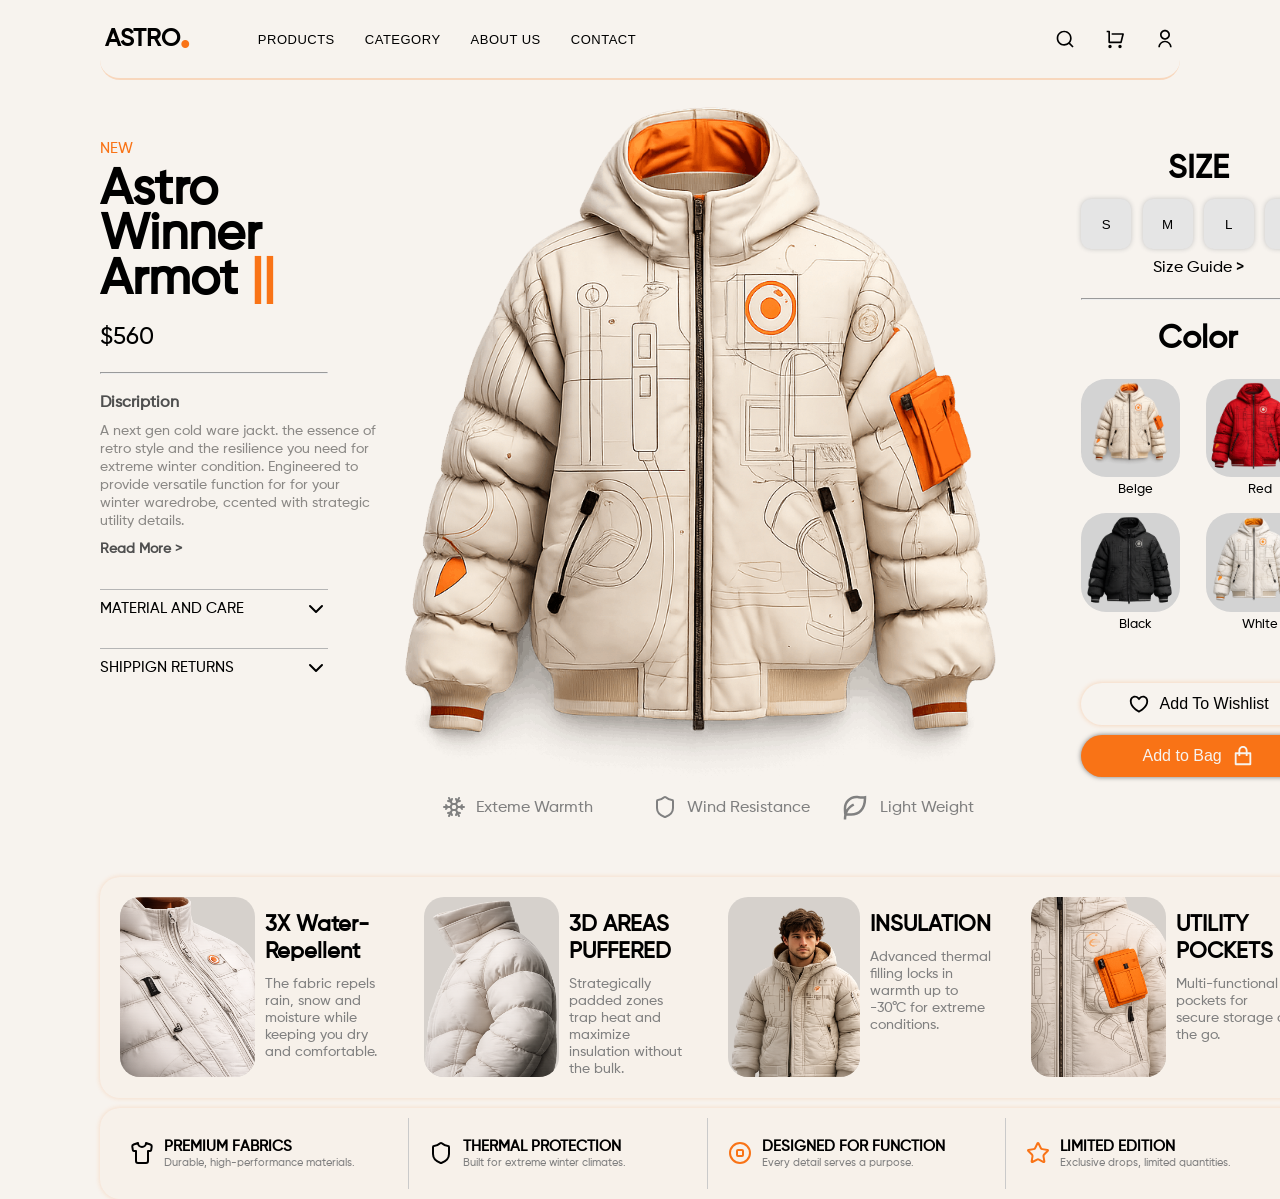
<file: css-assignment-2-part1/index.html>
<!DOCTYPE html>
<html lang="en">
<head>
    <meta charset="UTF-8">
    <meta name="viewport" content="width=device-width, initial-scale=1.0">
    <title>Css Assignment 2 of 1/3</title>
    <link rel="stylesheet" href="style.css">
</head>
<body>
    <header>
        <nav>
            <div id="nav-box1" class="nav-box">
                <h1>ASTRO</h1><span><p>.</p></span>
            </div>
            <div id="nav-box2" class="nav-box">
                <a href="">Products</a>
                <a href="">Category</a>
                <a href="">About us</a>
                <a href="">Contact</a>
            </div>
            <div id="nav-box3" class="nav-box">
                <svg  xmlns="http://www.w3.org/2000/svg" viewBox="0 0 24 24" fill="currentColor"><path d="M18.031 16.6168L22.3137 20.8995L20.8995 22.3137L16.6168 18.031C15.0769 19.263 13.124 20 11 20C6.032 20 2 15.968 2 11C2 6.032 6.032 2 11 2C15.968 2 20 6.032 20 11C20 13.124 19.263 15.0769 18.031 16.6168ZM16.0247 15.8748C17.2475 14.6146 18 12.8956 18 11C18 7.1325 14.8675 4 11 4C7.1325 4 4 7.1325 4 11C4 14.8675 7.1325 18 11 18C12.8956 18 14.6146 17.2475 15.8748 16.0247L16.0247 15.8748Z"></path></svg>
                <svg xmlns="http://www.w3.org/2000/svg" viewBox="0 0 24 24" fill="currentColor"><path d="M4.00488 16V4H2.00488V2H5.00488C5.55717 2 6.00488 2.44772 6.00488 3V15H18.4433L20.4433 7H8.00488V5H21.7241C22.2764 5 22.7241 5.44772 22.7241 6C22.7241 6.08176 22.7141 6.16322 22.6942 6.24254L20.1942 16.2425C20.083 16.6877 19.683 17 19.2241 17H5.00488C4.4526 17 4.00488 16.5523 4.00488 16ZM6.00488 23C4.90031 23 4.00488 22.1046 4.00488 21C4.00488 19.8954 4.90031 19 6.00488 19C7.10945 19 8.00488 19.8954 8.00488 21C8.00488 22.1046 7.10945 23 6.00488 23ZM18.0049 23C16.9003 23 16.0049 22.1046 16.0049 21C16.0049 19.8954 16.9003 19 18.0049 19C19.1095 19 20.0049 19.8954 20.0049 21C20.0049 22.1046 19.1095 23 18.0049 23Z"></path></svg>
                <svg xmlns="http://www.w3.org/2000/svg" viewBox="0 0 24 24" fill="currentColor"><path d="M4 22C4 17.5817 7.58172 14 12 14C16.4183 14 20 17.5817 20 22H18C18 18.6863 15.3137 16 12 16C8.68629 16 6 18.6863 6 22H4ZM12 13C8.685 13 6 10.315 6 7C6 3.685 8.685 1 12 1C15.315 1 18 3.685 18 7C18 10.315 15.315 13 12 13ZM12 11C14.21 11 16 9.21 16 7C16 4.79 14.21 3 12 3C9.79 3 8 4.79 8 7C8 9.21 9.79 11 12 11Z"></path></svg>
            </div>
        </nav>
    </header>

    <main>
        <div class="main-container">
            <div id="small-box1" class="small-boxes">
                <div class="container1">
                    <p>NEW</p>
                    <div>
                        <h1>Astro</h1>
                        <h1>Winner</h1>
                        <h1>Armot <span>||</span></h1>
                    </div>
                    <h2>$560</h2>
                </div>
                <hr>
                <div class="container2">
                    <p id="heading">Discription</p>
                    <p>A next gen cold ware jackt. the essence of retro style and the resilience you need for extreme winter condition. Engineered to provide versatile function for for your winter waredrobe, ccented with strategic utility details.</p>
                    <a href="">Read More > </a>
                </div>
                <div class="container3">
                    <div id="detail">
                        <p>Material and Care</p>
                        <svg xmlns="http://www.w3.org/2000/svg" width="24" height="24" viewBox="0 0 24 24" fill="none" stroke="currentColor" stroke-width="2" stroke-linecap="round" stroke-linejoin="round" class="lucide lucide-chevron-down-icon lucide-chevron-down"><path d="m6 9 6 6 6-6"/></svg>
                    </div>
                    
                    <div id="detail">
                        <p>Shippign Returns</p>
                        <svg xmlns="http://www.w3.org/2000/svg" width="24" height="24" viewBox="0 0 24 24" fill="none" stroke="currentColor" stroke-width="2" stroke-linecap="round" stroke-linejoin="round" class="lucide lucide-chevron-down-icon lucide-chevron-down"><path d="m6 9 6 6 6-6"/></svg>
                    </div>
                    
                </div>
            </div>

            <div id="small-box2" class="small-boxes">
                <div id="hero-container">
                    <img src="./hero-image1 (1).png" alt="Astro jacket" fetchpriority="high">
                </div>
            </div>



            <div id="small-box3" class="small-boxes">
                <div id="size-section">
                    <h1>SIZE</h1>
                    <div id="size-buttons">
                        <button>S</button>
                        <button>M</button>
                        <button>L</button>
                        <button>XL</button>
                    </div>
                    <a href="">Size Guide ></a>
                </div>
                <hr>

                <div id="color-section">
                    <h1>Color</h1>
                    <div id="colors-container">
                        <div id="color-cotainer-boxes">
                            <img src="./hero-image1.png" alt="" loading="lazy">
                            <p>Beige</p>
                        </div>
                        <div id="color-cotainer-boxes">
                            <img src="./red-jacked2.png" alt="" loading="lazy">
                            <p>Red</p>
                        </div>
                        <div id="color-cotainer-boxes">
                            <img src="./black-jacket2.png" alt="" loading="lazy">
                            <p>Black</p>
                        </div>
                        <div id="color-cotainer-boxes">
                            <img src="./white-jacket2.png" alt="" loading="lazy">
                            <p>White</p>
                        </div>
                    </div>
                </div>

                <div id="bottom-buttons">
                    <button id="button1">
                        <svg xmlns="http://www.w3.org/2000/svg" viewBox="0 0 24 24" fill="currentColor"><path d="M16.5 3C19.5376 3 22 5.5 22 9C22 16 14.5 20 12 21.5C9.5 20 2 16 2 9C2 5.5 4.5 3 7.5 3C9.35997 3 11 4 12 5C13 4 14.64 3 16.5 3ZM12.9339 18.6038C13.8155 18.0485 14.61 17.4955 15.3549 16.9029C18.3337 14.533 20 11.9435 20 9C20 6.64076 18.463 5 16.5 5C15.4241 5 14.2593 5.56911 13.4142 6.41421L12 7.82843L10.5858 6.41421C9.74068 5.56911 8.5759 5 7.5 5C5.55906 5 4 6.6565 4 9C4 11.9435 5.66627 14.533 8.64514 16.9029C9.39 17.4955 10.1845 18.0485 11.0661 18.6038C11.3646 18.7919 11.6611 18.9729 12 19.1752C12.3389 18.9729 12.6354 18.7919 12.9339 18.6038Z"></path></svg>
                        <p>Add To Wishlist</p>
                    </button>
                    <button id="button2">
                        <p>Add to Bag</p>
                        <svg xmlns="http://www.w3.org/2000/svg" viewBox="0 0 24 24" fill="currentColor"><path d="M7.00488 7.99966V5.99966C7.00488 3.23824 9.24346 0.999664 12.0049 0.999664C14.7663 0.999664 17.0049 3.23824 17.0049 5.99966V7.99966H20.0049C20.5572 7.99966 21.0049 8.44738 21.0049 8.99966V20.9997C21.0049 21.5519 20.5572 21.9997 20.0049 21.9997H4.00488C3.4526 21.9997 3.00488 21.5519 3.00488 20.9997V8.99966C3.00488 8.44738 3.4526 7.99966 4.00488 7.99966H7.00488ZM7.00488 9.99966H5.00488V19.9997H19.0049V9.99966H17.0049V11.9997H15.0049V9.99966H9.00488V11.9997H7.00488V9.99966ZM9.00488 7.99966H15.0049V5.99966C15.0049 4.34281 13.6617 2.99966 12.0049 2.99966C10.348 2.99966 9.00488 4.34281 9.00488 5.99966V7.99966Z"></path></svg>
                    </button>
                </div>


            </div>
        </div>

        <div id="banner">
            <div id="banner-box">
                <svg xmlns="http://www.w3.org/2000/svg" width="24" height="24" viewBox="0 0 24 24" fill="none" stroke="currentColor" stroke-width="2" stroke-linecap="round" stroke-linejoin="round" class="lucide lucide-snowflake-icon lucide-snowflake"><path d="m10 20-1.25-2.5L6 18"/><path d="M10 4 8.75 6.5 6 6"/><path d="m14 20 1.25-2.5L18 18"/><path d="m14 4 1.25 2.5L18 6"/><path d="m17 21-3-6h-4"/><path d="m17 3-3 6 1.5 3"/><path d="M2 12h6.5L10 9"/><path d="m20 10-1.5 2 1.5 2"/><path d="M22 12h-6.5L14 15"/><path d="m4 10 1.5 2L4 14"/><path d="m7 21 3-6-1.5-3"/><path d="m7 3 3 6h4"/></svg>
                <p>Exteme Warmth</p>
            </div>
            <div>
                
            </div>
            <div id="banner-box">
                <svg xmlns="http://www.w3.org/2000/svg" width="24" height="24" viewBox="0 0 24 24" fill="none" stroke="currentColor" stroke-width="2" stroke-linecap="round" stroke-linejoin="round" class="lucide lucide-shield-icon lucide-shield"><path d="M20 13c0 5-3.5 7.5-7.66 8.95a1 1 0 0 1-.67-.01C7.5 20.5 4 18 4 13V6a1 1 0 0 1 1-1c2 0 4.5-1.2 6.24-2.72a1.17 1.17 0 0 1 1.52 0C14.51 3.81 17 5 19 5a1 1 0 0 1 1 1z"/></svg>
                <p>Wind Resistance</p>
            </div>
            <div id="banner-box">
                <svg xmlns="http://www.w3.org/2000/svg" viewBox="0 0 24 24" fill="currentColor"><path d="M20.998 3V5C20.998 14.6274 15.6255 19 8.99805 19L5.24077 18.9999C5.0786 19.912 4.99805 20.907 4.99805 22H2.99805C2.99805 20.6373 3.11376 19.3997 3.34381 18.2682C3.1133 16.9741 2.99805 15.2176 2.99805 13C2.99805 7.47715 7.4752 3 12.998 3C14.998 3 16.998 4 20.998 3ZM12.998 5C8.57977 5 4.99805 8.58172 4.99805 13C4.99805 13.3624 5.00125 13.7111 5.00759 14.0459C6.26198 12.0684 8.09902 10.5048 10.5019 9.13176L11.4942 10.8682C8.6393 12.4996 6.74554 14.3535 5.77329 16.9998L8.99805 17C15.0132 17 18.8692 13.0269 18.9949 5.38766C17.6229 5.52113 16.3481 5.436 14.7754 5.20009C13.6243 5.02742 13.3988 5 12.998 5Z"></path></svg>
                <p>Light Weight</p>
            </div>
            

        </div>


        <div class="footer">
            <div class="footer-box1">
                
                <div class="card">
                    <div class="left">
                        <img src="./card-iamge111.png" alt="" loading="lazy">
                    </div>
                    <div class="right">
                        <h1>3X Water-Repellent</h1>
                        <p>The fabric repels rain, snow and moisture while keeping you dry and comfortable.</p>
                    </div>
                </div>

                <div class="card">
                    <div class="left">
                        <img src="./card-image222.png" alt="" loading="lazy">
                    </div>
                    <div class="right">
                        <h1>3D AREAS PUFFERED</h1>
                        <p>Strategically padded zones trap heat and maximize insulation without the bulk.</p>
                    </div>
                </div>

                <div class="card">
                    <div class="left">
                        <img src="./card-image333.png" alt="" loading="lazy">
                    </div>
                    <div class="right">
                        <h1>INSULATION</h1>
                        <p>Advanced thermal filling locks in warmth up to -30°C for extreme conditions.</p>
                    </div>
                </div>

                <div class="card">
                    <div class="left">
                        <img src="./card-image444.png" alt="" loading="lazy">
                    </div>
                    <div class="right">
                        <h1>UTILITY POCKETS</h1>
                        <p>Multi-functional pockets for secure storage on the go.</p>
                    </div>
                </div>

            </div>

            <div class="footer-box2">
                <div class="bottom-card">
                    <div class="left1">
                        <svg xmlns="http://www.w3.org/2000/svg" width="24" height="24" viewBox="0 0 24 24" fill="none" stroke="currentColor" stroke-width="2" stroke-linecap="round" stroke-linejoin="round" class="lucide lucide-shirt-icon lucide-shirt"><path d="M20.38 3.46 16 2a4 4 0 0 1-8 0L3.62 3.46a2 2 0 0 0-1.34 2.23l.58 3.47a1 1 0 0 0 .99.84H6v10c0 1.1.9 2 2 2h8a2 2 0 0 0 2-2V10h2.15a1 1 0 0 0 .99-.84l.58-3.47a2 2 0 0 0-1.34-2.23z"/></svg>
                    </div>
                    <div class="right1">
                        <h1>PREMIUM FABRICS</h1>
                        <p>Durable, high-performance materials.</p>
                    </div>
                </div>

                <div class="bottom-card">
                    <div class="left1">
                        <svg xmlns="http://www.w3.org/2000/svg" width="24" height="24" viewBox="0 0 24 24" fill="none" stroke="currentColor" stroke-width="2" stroke-linecap="round" stroke-linejoin="round" class="lucide lucide-shield-icon lucide-shield"><path d="M20 13c0 5-3.5 7.5-7.66 8.95a1 1 0 0 1-.67-.01C7.5 20.5 4 18 4 13V6a1 1 0 0 1 1-1c2 0 4.5-1.2 6.24-2.72a1.17 1.17 0 0 1 1.52 0C14.51 3.81 17 5 19 5a1 1 0 0 1 1 1z"/></svg>
                    </div>
                    <div class="right1">
                        <h1>THERMAL PROTECTION</h1>
                        <p>Built for extreme winter climates.</p>
                    </div>
                </div>

                <div class="bottom-card">
                    <div class="left1">
                        <svg id="svg3" xmlns="http://www.w3.org/2000/svg" width="24" height="24" viewBox="0 0 24 24" fill="none" stroke="currentColor" stroke-width="2" stroke-linecap="round" stroke-linejoin="round" class="lucide lucide-circle-stop-icon lucide-circle-stop"><circle cx="12" cy="12" r="10"/><rect x="9" y="9" width="6" height="6" rx="1"/></svg>
                    </div>
                    <div class="right1">
                        <h1>DESIGNED FOR FUNCTION</h1>
                        <p>Every detail serves a purpose.</p>
                    </div>
                </div>


                <div id="bottom-card4" class="bottom-card">
                    <div class="left1">
                       <svg id="svg4" xmlns="http://www.w3.org/2000/svg" width="24" height="24" viewBox="0 0 24 24" fill="none" stroke="currentColor" stroke-width="2" stroke-linecap="round" stroke-linejoin="round" class="lucide lucide-star-icon lucide-star"><path d="M11.525 2.295a.53.53 0 0 1 .95 0l2.31 4.679a2.123 2.123 0 0 0 1.595 1.16l5.166.756a.53.53 0 0 1 .294.904l-3.736 3.638a2.123 2.123 0 0 0-.611 1.878l.882 5.14a.53.53 0 0 1-.771.56l-4.618-2.428a2.122 2.122 0 0 0-1.973 0L6.396 21.01a.53.53 0 0 1-.77-.56l.881-5.139a2.122 2.122 0 0 0-.611-1.879L2.16 9.795a.53.53 0 0 1 .294-.906l5.165-.755a2.122 2.122 0 0 0 1.597-1.16z"/></svg>
                    </div>
                    <div class="right1">
                        <h1>LIMITED EDITION</h1>
                        <p>Exclusive drops, limited quantities.</p>
                    </div>
                </div>
            </div>
        </div>
    </main>
</body>
</html>
</file>
<file: css-assignment-2-part1/style.css>
@font-face {
    font-family: "Gilroy-Medium";
    src: url("./gilroy-medium.ttf") format("truetype");
    font-weight: 500;
    font-style: normal;
    font-display: swap;
}

*{
    margin: 0;
    padding: 0;
    box-sizing: border-box;
}
html, body{
    height: 100%;
    width: 100%;
    background-color: #F7F3EE;
    padding: 0 50px;
    font-family: "Gilroy-Medium", Helvetica, sans-serif;
}
body::selection{
    background-color: black;
    color: white;
}


nav{
    padding: 10px 5px;
    display: grid;
    width: 100%;
    grid-template-columns: 1fr 4fr 2fr;
    border-radius: 0 0 20px 20px;
    border-bottom: 2px solid #f9741639;

}
/* nav .nav-box{
    height: 40px;
} */
#nav-box1{
    display: flex;
    align-items: center;
}
#nav-box1 h1{
    font-family: "Gilroy-Medium";
}
#nav-box1 span p{
    color: #F97316;
    font-size: 60px;
    margin-top: -15px;
    margin-left: -2px;
}

#nav-box2{
    display: flex;
    align-items: center;
    gap: 30px;
}
#nav-box2 a{
    text-decoration: none;
    text-transform: uppercase;
    color: black;
    font-family: sans-serif;
    font-size: 13px;
    font-weight: 500;
    letter-spacing: 0.5px;
}
#nav-box3{
    display: flex;
    justify-content: end;
    align-items: center;
    gap: 30px;
}
#nav-box3 svg{
    height: 20px;
}





main{
    width: 100%;
    height: 100%;
    display: grid;
    grid-template-rows: 6fr 3fr;
}
.main-container{
    display: grid;
    grid-template-columns: 2fr 4fr 2fr;
}
#small-box1{
    padding-top: 40px;
}
#small-box1 .container1 p{
    margin-top: 20px;
    font-size: 15px;
    color: #F97316;
    margin-bottom: 10px;
}
#small-box1 .container1 h1{
    font-size: 50px;
    line-height: 45px;
}
#small-box1 .container1 h1 span{
    color: #F97316;
}
#small-box1 .container1 h2{
    padding: 20px 0;
    font-weight: 500;
}
#small-box1 hr{
    width: 75%;
    margin-bottom: 10px;
}
#small-box1 .container2{
    padding-right: 20px;
    padding-bottom: 30px;
}
#small-box1 .container2 p{
    font-size: 14px;
    color: rgba(0, 0, 0, 0.441);
    line-height: 18px;
    margin-bottom: 10px;
}
#small-box1 .container2 #heading{
    color: rgb(79, 79, 79);
    font-weight: 600;
    padding-top: 10px;
    font-size: 16px;
}
#small-box1 .container2 a{
    text-decoration: none;
    color: rgb(79, 79, 79);
    font-weight: 600;
    font-size: 14px;
}
#small-box1 .container3 #detail{
    display: flex;
    width: 75%;
    align-items: center;
    justify-content: space-between;
    border-top: 1px solid rgb(181, 181, 181);
    padding-bottom: 20px;
    transition: all ease 0.5s;
}
#small-box1 .container3 #detail:hover{
    background-color: #adadad27;
    border-radius: 0 0 20px 20px;
}
#small-box1 .container3 p{
    font-size: 15px;
    padding: 10px 0;
    text-transform: uppercase;
}




#small-box2{
    display: grid;
    position: relative;

}
#small-box2 #hero-container{
    overflow: hidden;
    position: absolute;
}
#small-box2 #hero-container img{
    height: 100%;
    width: 100%;
    object-fit: cover;
    object-position: center;
    transform: scale(1.30);
    margin-top: 90px;
}


#small-box3{
    display: flex;
    flex-direction: column;
    padding: 70px 0 0 70px;
}
#small-box3 #size-section{
    display: flex;
    flex-direction: column;

}
#small-box3 h1{
    text-align: center;
    margin-bottom: 10px;
}
#small-box3 #size-buttons{
    display: flex;
    align-items: center;
    justify-content: space-between;
}
#small-box3 #size-buttons button{
    background-color: rgb(229, 229, 229);
    color: black;
    border: none;
    height: 50px;
    width: 50px;
    border-radius: 10px;
    transition: all ease 0.5s;
    box-shadow: 0 0 5px rgb(195, 195, 195);
    
}
#small-box3 #size-buttons button:hover{
    background-color: #F97316;
}

#size-section a{
    text-align: center;
    margin-top: 10px;
    text-decoration: none;
    color: black;
    margin-bottom: 20px;
}
#color-section {
    display: flex ;
    flex-direction: column;
    gap: 10px;
    padding-top: 20px;
}
#color-section #colors-container{
    display: grid;
    grid-template-columns: 2fr 2fr;
    grid-template-rows: 2fr 2fr;
    gap: 15px;
}
#color-section #colors-container #color-cotainer-boxes{
    display: flex;
    flex-direction: column;
    gap: 5px;

}
#color-section #colors-container #color-cotainer-boxes img{
    height: 90%;
    width: 90%;
    background-color: rgb(211, 211, 211);
    border-radius: 25px;
    object-fit: cover;
    object-position: center;
    transition: all ease 0.3s;

}
#color-section #colors-container #color-cotainer-boxes img:hover{
    transform: scale(1.04);
}
#color-section #colors-container #color-cotainer-boxes p{
    text-align: center;
    font-size: 13px;
}

#small-box3 #bottom-buttons{
    display: flex;
    flex-direction: column;
    gap: 10px;
    padding: 50px 0;
}
#small-box3 #bottom-buttons button{
    padding: 10px ;
    font-size: 16px;
    border-radius: 30px;
    border: none;
    background: #F7F3EE;
    display: flex;
    align-items: center;
    justify-content: center;
    gap: 10px;
}
#small-box3 #bottom-buttons button svg{
    height: 22px;
}
#small-box3 #bottom-buttons #button1{
    box-shadow: 0 0 5px #f9741648;
    transition: all ease 0.5s;
}
#small-box3 #bottom-buttons #button1:hover{
    background-color: #F97316;
    color: #F7F3EE;
    box-shadow: 0 0 5px rgb(120, 120, 120);
}
#small-box3 #bottom-buttons #button2{
    border: none;
    background-color: #F97316;
    color: #F7F3EE;
    box-shadow: 0 0 5px rgb(120, 120, 120);
    transition: all ease 0.5s;
}
#small-box3 #bottom-buttons #button2:hover{
    background-color: #F7F3EE;
    color: #F97316;
    box-shadow: 0 0 5px #f9741648;
}


#banner{
    margin-top: -40px;
    display: flex ;
    gap: 30px;
    align-items: center;
    width: 100%;
    justify-content: center;

}
#banner #banner-box{
    display: flex;
    align-items: center;
    gap: 10px;
}
#banner #banner-box svg{
    height: 30px;
    color: gray;
}
#banner #banner-box p{
    height: 15px;
    color: gray;
}

.footer{
    margin-top: 30px;
    padding: 20px 0;
    height: 250px;
    display: grid;
    grid-template-rows: 2fr 1fr;
}
.footer-box1{
    border-radius: 20px;
    display: flex;
    align-items: center;
    justify-content: center;
    box-shadow: 0 0 5px #f9741636;
    background-color: #f9741604;
}
.footer-box1 .card{
    display: flex;
    padding: 20px 20px;
    gap: 10px;
    height: 100%;
    width: 25%;
}
.footer-box1 .card .left{
    height: 180px;
    width: 150px;
    object-fit: cover;
    object-position: center;
    overflow: hidden;
    border-radius: 20px;
    background-color: rgba(128, 128, 128, 0.283);
}
.footer-box1 .card .left img{
    height: 100%;
    width: 100%;

}
.footer-box1 .card .right{
    display: flex;
    flex-direction: column;
    gap: 10px;
    width: 50%;
}
.footer-box1 .card .right h1{
    padding-top: 15px;
    font-size: 22px;
    font-weight: 900;
    font-family: "Gilroy-Medium";
}
.footer-box1 .card .right p{
    font-size: 14px;
    color: gray;
    font-family: "Gilroy-Medium";
}

.footer-box2{
    margin-top: 10px;
    border-radius: 20px;
    display: flex;
    align-items: center;
    justify-content: center;
    box-shadow: 0 0 5px #f9741636;
    background-color: #f9741604;
    padding: 10px 10px;
}
.footer-box2 .bottom-card{
    display: flex;
    width: 25%;
    padding: 20px;
    gap: 10px;
    border-right: 1px solid rgb(202, 202, 202);
}
.footer-box2 .bottom-card .left1{
    display: flex;
    align-items: center;
    justify-content: center;
    overflow: hidden;
}
.footer-box2 .bottom-card .right1 h1{
    font-size: 15px;

}
.footer-box2 .bottom-card .right1 p{
    font-size: 11px;
    color: gray;
}
#bottom-card4{
    border: none;
}
#svg4{
    color: #F97316;
}
#svg3{
    color: #F97316;
}
</file>
